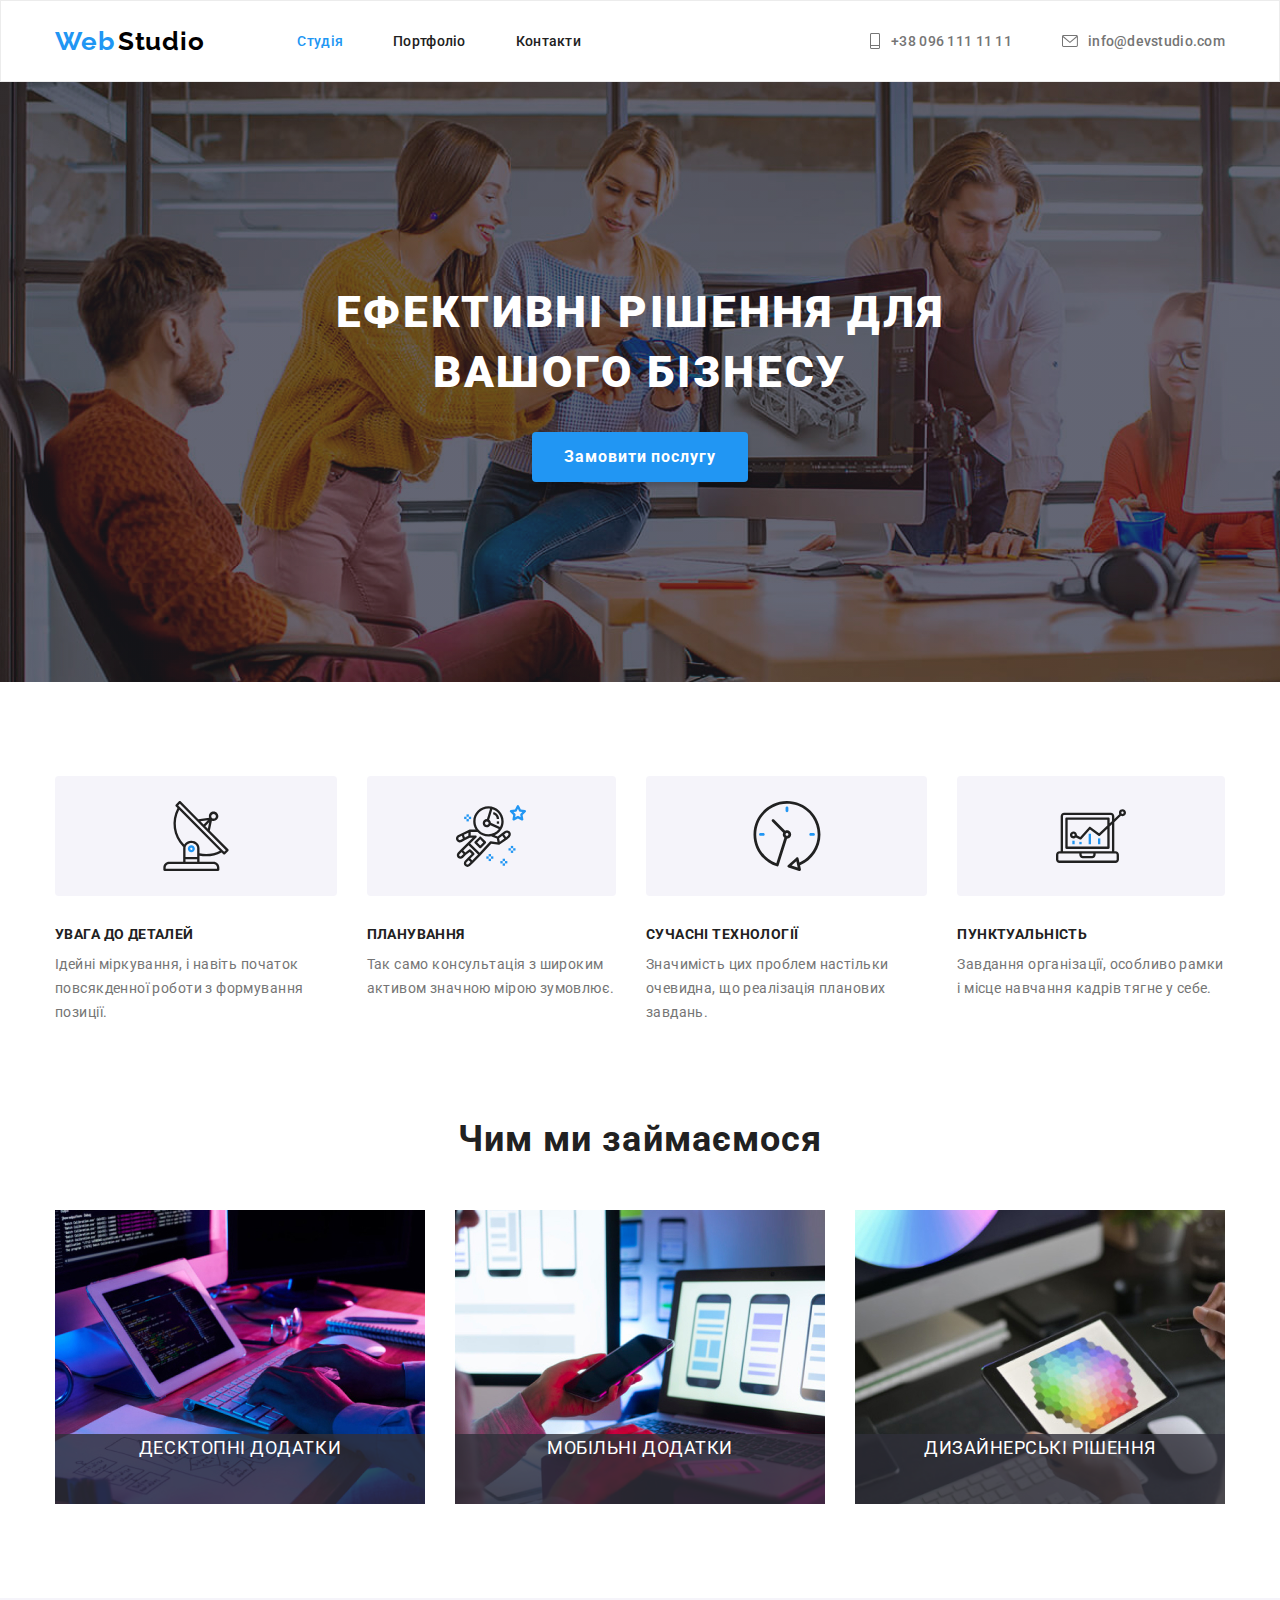
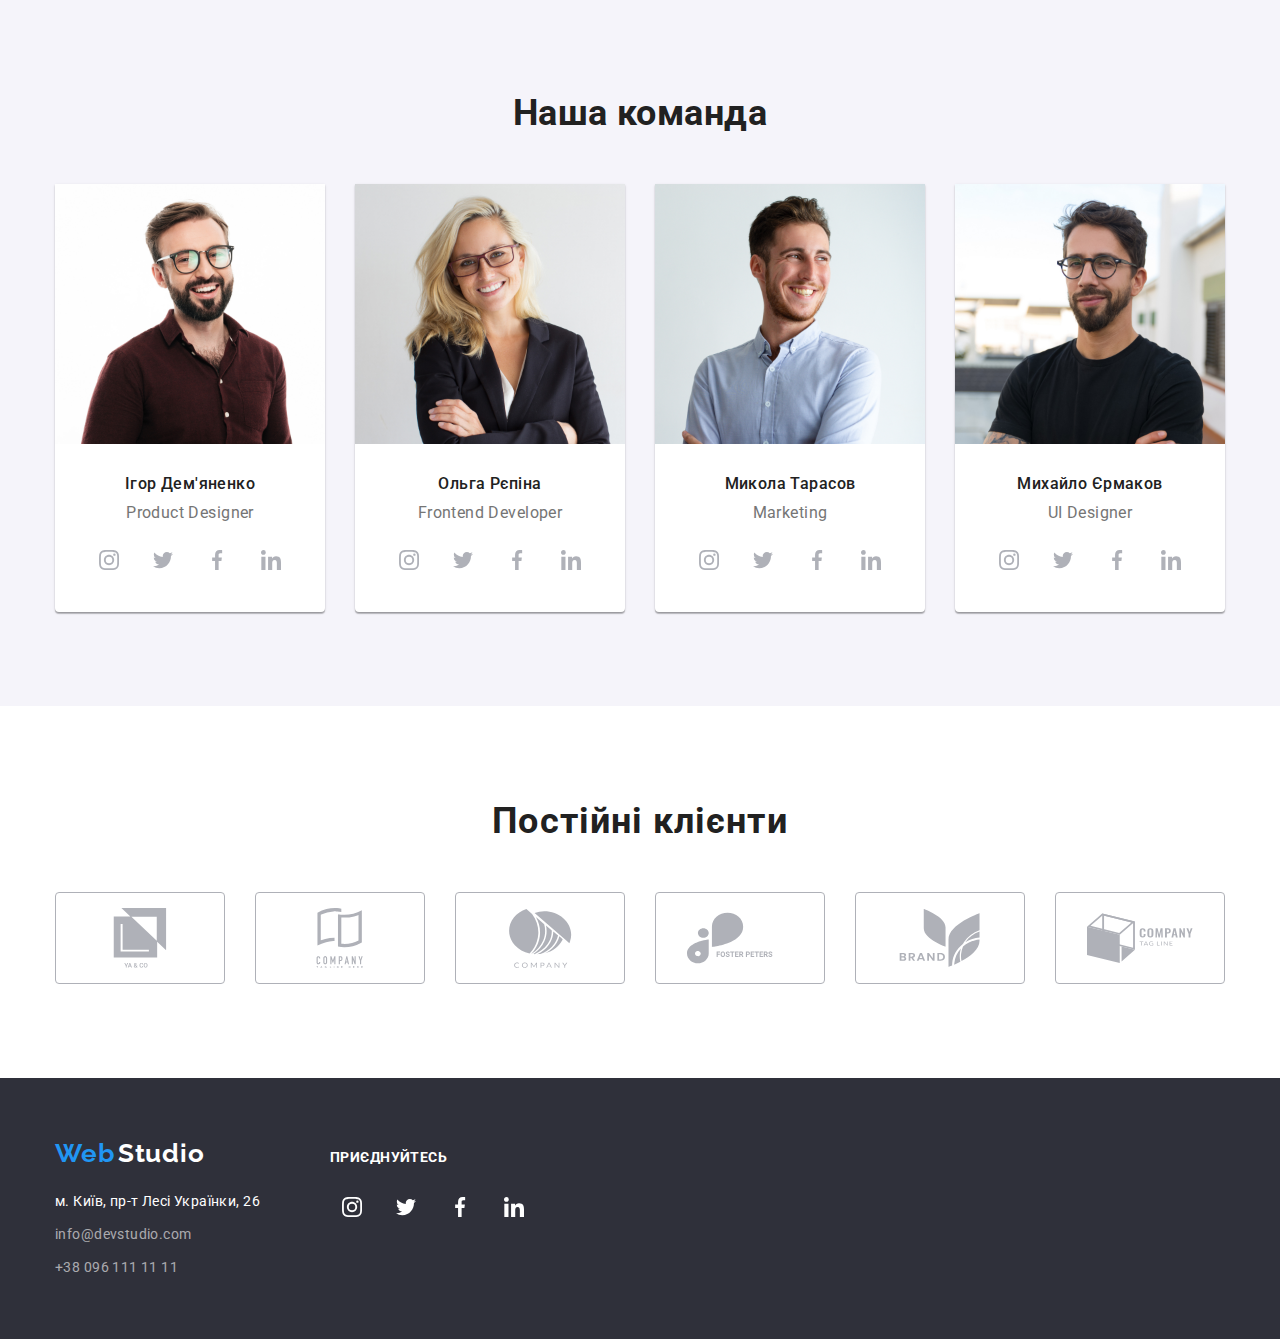
<file: index.html>
<!DOCTYPE html>
<html lang="en">

<head>
  <meta charset="UTF-8" />
  <meta http-equiv="X-UA-Compatible" content="IE=edge" />
  <meta name="viewport" content="width=device-width, initial-scale=1.0" />
  <title>WebStudio</title>
  <link rel="stylesheet" href="https://cdn.jsdelivr.net/npm/modern-normalize@1.1.0/modern-normalize.min.css" />
  <link rel="preconnect" href="https://fonts.googleapis.com" />
  <link rel="preconnect" href="https://fonts.gstatic.com" crossorigin />
  <link
    href="https://fonts.googleapis.com/css2?family=Montserrat:wght@400;700&family=Raleway:wght@700&family=Roboto:wght@400;500;700;900&display=swap"
    rel="stylesheet" />
  <link rel="stylesheet" href="./css/style.css" />
</head>

<body>
  <header>
    <div class="conteiner header-conteiner">
      <nav class="main-nav">
        <a href="/" class="logo link">
          <span class="header-first-part">Web</span>
          <span class="header-last-part">Studio</span>
        </a>
        <ul class="list header-nav">
          <li class="header-nav-item">
            <a href="" class="header-nav-studios link">Студія</a>
          </li>
          <li class="header-nav-item">
            <a href="portfolio.html" class="header-nav-portfolios link">Портфоліо</a>
          </li>
          <li class="header-nav-item"><a href="" class="header-nav-contact link">Контакти</a></li>
        </ul>
      </nav>
      <ul class="list after-nav">
        <li class="header-tel-link link">
          <a class="address-tel" href="tel:+380961111111">
            <svg class="etel">
              <use href="./symbol-defs.svg#icon-Vector"></use>
            </svg>
            +38 096 111 11 11</a>
        </li>
        <li class="header-mail-link link">
          <a class="address-mails" href="mailto:info@devstudio.com">
            <svg class="email">
              <use href="./symbol-defs.svg#icon-envelope"></use>
            </svg>
            info@devstudio.com</a>
        </li>
      </ul>
    </div>
  </header>
  <main>
    <section class="hero">
      <div class="conteiner">
        <h1 class="hero-title">Ефективні рішення для вашого бізнесу</h1>
        <button type="button" data-modal-open class="hero-button">Замовити послугу</button>
      </div>
    </section>
    <section class="abouts">
      <div class="conteiner">
        <h2 class="visually-hidden">Наші переваги</h2>
        <ul class="list about">
          <li class="item">
            <h3 class="about-title list">УВАГА ДО ДЕТАЛЕЙ</h3>
            <p class="about-title-after">
              Ідейні міркування, і навіть початок повсякденної роботи з формування позиції.
            </p>
          </li>
          <li class="item">
            <h3 class="about-title list">ПЛАНУВАННЯ</h3>
            <p class="about-title-after">
              Так само консультація з широким активом значною мірою зумовлює.
            </p>
          </li>
          <li class="item">
            <h3 class="about-title list">СУЧАСНІ ТЕХНОЛОГІЇ</h3>
            <p class="about-title-after">
              Значимість цих проблем настільки очевидна, що реалізація планових завдань.
            </p>
          </li>
          <li class="item">
            <h3 class="about-title list">ПУНКТУАЛЬНІСТЬ</h3>
            <p class="about-title-after">
              Завдання організації, особливо рамки і місце навчання кадрів тягне у себе.
            </p>
          </li>
        </ul>
      </div>
    </section>
    <section class="work">
      <div class="conteiner">
        <h2 class="work-title">Чим ми займаємося</h2>
        <ul class="work list">
          <div class="foto-info">
            <li class="work-item">
              <img src="./img/img1.jpg" alt="galllery1" width="370" height="auto" />
            </li>
            <div class="overlay-box">
              <p class="overlay-text">Десктопні додатки</p>
            </div>
          </div>
          <div class="foto-info">
            <li class="work-item">
              <img src="./img/img2.jpg" alt="galllery2" width="370" height="auto" />
            </li>
            <div class="overlay-box">
              <p class="overlay-text">Мобільні додатки</p>
            </div>
          </div>
          <div class="foto-info">
            <li work-item>
              <img src="./img/img3.jpg" alt="galllery3" width="370" height="auto" />
            </li>
            <div class="overlay-box">
              <p class="overlay-text">Дизайнерські рішення</p>
            </div>
          </div>
        </ul>
      </div>
    </section>
    <section class="our-team">
      <h2 class="komand-title">Наша команда</h2>
      <div class="conteiner">
        <ul class="list our-team-conteiner">
          <li class="li-style">
            <img src="./img/img4.jpg" alt="Ігор Дем'яненко" width="270" height="260" />
            <div class="our-conteiner">
              <h3 class="komand-title-after">Ігор Дем'яненко</h3>
              <p class="komand-after">Product Designer</p>
              <ul class="our-icon list">
                <li>
                  <a href="" class="komand-icon">
                    <svg class="social-icon" width="20" heigth="20">
                      <use href="./symbol-defs.svg#icon-instagram-2"></use>
                    </svg>
                  </a>
                </li>
                <li>
                  <a href="" class="komand-icon">
                    <svg class="social-icon" width="20" heigth="20">
                      <use href="./symbol-defs.svg#icon-twitter-1"></use>
                    </svg>
                  </a>
                </li>
                <li>
                  <a href="" class="komand-icon">
                    <svg class="social-icon" width="20" heigth="20">
                      <use href="./symbol-defs.svg#icon-facebook-1"></use>
                    </svg>
                  </a>
                </li>
                <li>
                  <a href="" class="komand-icon">
                    <svg class="social-icon" width="20" heigth="20">
                      <use href="./symbol-defs.svg#icon-linkedin-1"></use>
                    </svg>
                  </a>
                </li>
              </ul>
            </div>
          </li>

          <li class="li-style">
            <img src="./img/img 5.jpg" alt="Ольга Рєпіна" width="270" height="260" />
            <div class="our-conteiner">
              <h3 class="komand-title-after">Ольга Рєпіна</h3>
              <p class="komand-after">Frontend Developer</p>
              <ul class="our-icon list">
                <li>
                  <a href="" class="komand-icon">
                    <svg class="social-icon">
                      <use href="./symbol-defs.svg#icon-instagram-2"></use>
                    </svg>
                  </a>
                </li>
                <li>
                  <a href="" class="komand-icon">
                    <svg class="social-icon">
                      <use href="./symbol-defs.svg#icon-twitter-1"></use>
                    </svg>
                  </a>
                </li>
                <li>
                  <a href="" class="komand-icon">
                    <svg class="social-icon">
                      <use href="./symbol-defs.svg#icon-facebook-1"></use>
                    </svg>
                  </a>
                </li>
                <li>
                  <a href="" class="komand-icon">
                    <svg class="social-icon">
                      <use href="./symbol-defs.svg#icon-linkedin-1"></use>
                    </svg>
                  </a>
                </li>
              </ul>
            </div>
          </li>
          <li class="li-style">
            <img src="./img/img 6.jpg" alt="Микола Тарасов" width="270" height="260" />
            <div class="our-conteiner">
              <h3 class="komand-title-after">Микола Тарасов</h3>
              <p class="komand-after">Marketing</p>
              <ul class="our-icon list">
                <li>
                  <a href="" class="komand-icon">
                    <svg class="social-icon">
                      <use href="./symbol-defs.svg#icon-instagram-2"></use>
                    </svg>
                  </a>
                </li>
                <li>
                  <a href="" class="komand-icon">
                    <svg class="social-icon">
                      <use href="./symbol-defs.svg#icon-twitter-1"></use>
                    </svg>
                  </a>
                </li>
                <li>
                  <a href="" class="komand-icon">
                    <svg class="social-icon">
                      <use href="./symbol-defs.svg#icon-facebook-1"></use>
                    </svg>
                  </a>
                </li>
                <li>
                  <a href="" class="komand-icon">
                    <svg class="social-icon">
                      <use href="./symbol-defs.svg#icon-linkedin-1"></use>
                    </svg>
                  </a>
                </li>
              </ul>
            </div>
          </li>
          <li class="li-style">
            <img src="./img/img7.jpg" alt="Михайло Єрмаков" width="270" height="260" />
            <div class="our-conteiner">
              <h3 class="komand-title-after">Михайло Єрмаков</h3>
              <p class="komand-after">UI Designer</p>
              <ul class="our-icon list">
                <li>
                  <a href="" class="komand-icon">
                    <svg class="social-icon">
                      <use href="./symbol-defs.svg#icon-instagram-2"></use>
                    </svg>
                  </a>
                </li>
                <li>
                  <a href="" class="komand-icon">
                    <svg class="social-icon">
                      <use href="./symbol-defs.svg#icon-twitter-1"></use>
                    </svg>
                  </a>
                </li>
                <li>
                  <a href="" class="komand-icon">
                    <svg class="social-icon">
                      <use href="./symbol-defs.svg#icon-facebook-1"></use>
                    </svg>
                  </a>
                </li>
                <li>
                  <a href="" class="komand-icon">
                    <svg class="social-icon">
                      <use href="./symbol-defs.svg#icon-linkedin-1"></use>
                    </svg>
                  </a>
                </li>
              </ul>
            </div>
          </li>
        </ul>
      </div>
    </section>
    <section class="section">
      <div class="clients conteiner">
        <h2 class="our-client">Постійні клієнти</h2>
        <ul class="cli-list list">
          <li>
            <a href="" class="cli-link">
              <svg class="cli" width="106" height="60">
                <use href="./symbol-defs.svg#icon-group"></use>
              </svg>
            </a>
          </li>
          <li>
            <a href="" class="cli-link">
              <svg class="cli" width="106" height="60">
                <use href="./symbol-defs.svg#icon-group-1"></use>
              </svg>
            </a>
          </li>
          <li>
            <a href="" class="cli-link">
              <svg class="cli" width="106" height="60">
                <use href="./symbol-defs.svg#icon-group-2"></use>
              </svg>
            </a>
          </li>
          <li>
            <a href="" class="cli-link">
              <svg class="cli " width="106" height="60">
                <use href="./symbol-defs.svg#icon-group-3"></use>
              </svg>
            </a>
          </li>
          <li>
            <a href="" class="cli-link">
              <svg class="cli" width="106" height="60">
                <use href="./symbol-defs.svg#icon-group-4"></use>
              </svg>
            </a>
          </li>
          <li>
            <a href="" class="cli-link">
              <svg class="cli" width="106" height="60">
                <use href="./symbol-defs.svg#icon-group-5"></use>
              </svg>
            </a>
          </li>
        </ul>
      </div>
    </section>
  </main>
  <footer class="footer">
    <div class="conteiner">
      <div>
        <a href="./index.html" class="logo link">
          <span class="header-first-part">Web</span>
          <span class="header-last-parts">Studio</span>
        </a>
        <address>
          <ul class="link list">
            <li class="address-item">
              <a class="address" href="https://goo.gl/maps/7ASM1sJS5dJ5GdoQ7" target="_blank"
                rel="noreferrer noopener">м.
                Київ, пр-т Лесі Українки, 26</a>
            </li>
            <li class="address-item">
              <a class="address-mail link" href="mailto:info@devstudio.com">info@devstudio.com</a>
            </li>
            <li class="address-item">
              <a class="address-mail link" href="tel:+380961111111">+38 096 111 11 11</a>
            </li>
          </ul>
        </address>
      </div>
      <div class="contact">
        <p class="footer-text">приєднуйтесь</p>
        <ul class="foter-our-icon list">
          <li>
            <a href="" class="footer-icon">
              <svg class="instag" width="20" heigth="20">
                <use href="./symbol-defs.svg#icon-instagram-2"></use>
              </svg>
            </a>
          </li>
          <li>
            <a href="" class="footer-icon">
              <svg class="twitter1" width="20" heigth="20">
                <use href="./symbol-defs.svg#icon-twitter-1"></use>
              </svg>
            </a>
          </li>
          <li>
            <a href="" class="footer-icon">
              <svg class="faceb" width="20" heigth="20">
                <use href="./symbol-defs.svg#icon-facebook-1"></use>
              </svg>
            </a>
          </li>
          <li>
            <a href="" class="footer-icon">
              <svg class="linked" width="20" heigth="20">
                <use href="./symbol-defs.svg#icon-linkedin-1"></use>
              </svg>
            </a>
          </li>
        </ul>
      </div>
    </div>
  </footer>
  <div class="backgrop is-hidden" data-modal>
    <div class="modal">
      <button class="close-btn" type="button" data-modal-close>
        <svg class="close-btn-icon" width="18px" height="18px">
          <use href="./symbol-defs.svg#icon-close"></use>
        </svg>
      </button>
    </div>
  </div>
  <script src="./js/modal.js"></script>
</body>

</html>
</file>
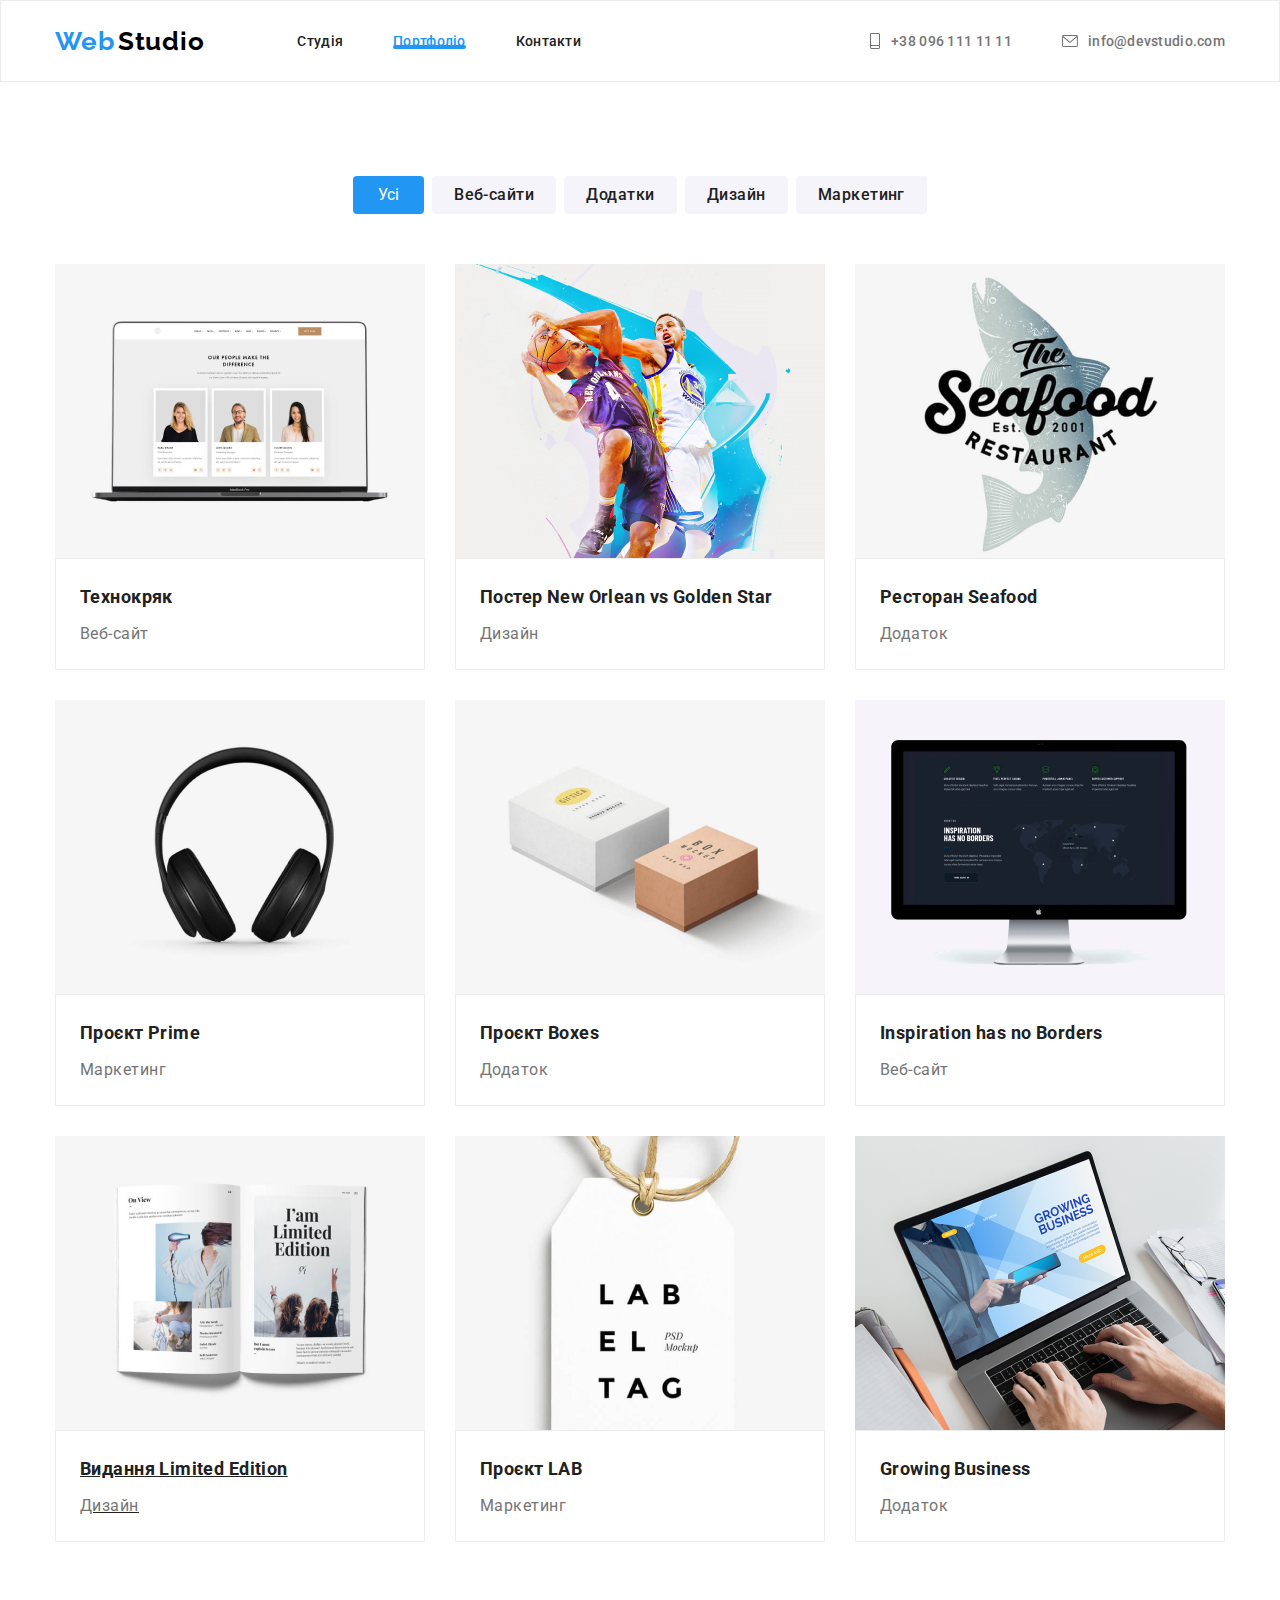
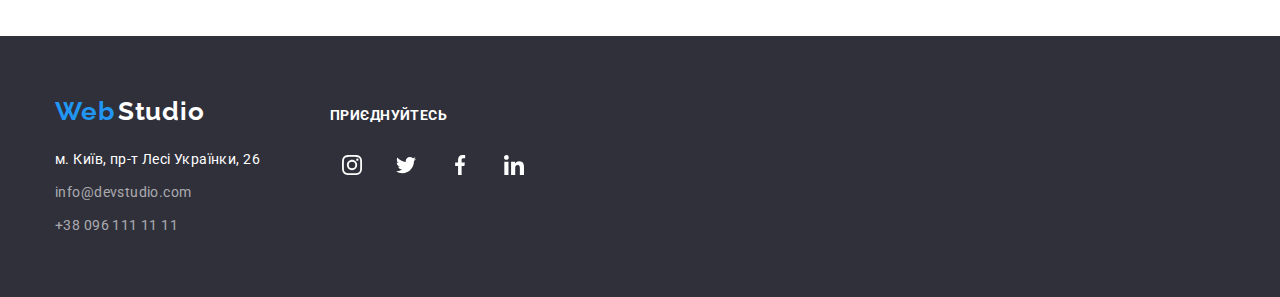
<file: portfolio.html>
<!DOCTYPE html>
<html lang="en">

<head>
    <meta charset="UTF-8">
    <meta http-equiv="X-UA-Compatible" content="IE=edge">
    <meta name="viewport" content="width=device-width, initial-scale=1.0">
    <title>webstudio</title>
    <link rel="stylesheet" href="https://cdn.jsdelivr.net/npm/modern-normalize@1.1.0/modern-normalize.min.css" />
    <link rel="preconnect" href="https://fonts.googleapis.com">
    <link rel="preconnect" href="https://fonts.gstatic.com" crossorigin>
    <link
        href="https://fonts.googleapis.com/css2?family=Montserrat:wght@400;700&family=Raleway:wght@700&family=Roboto:wght@400;500;700;900&display=swap"
        rel="stylesheet">
    <link rel="stylesheet" href="./css/style.css">
</head>

<body>
    <header>
        <div class="conteiner header-conteiner">
            <nav class="main-nav">
                <a href="/" class="logo link">
                    <span class="header-first-part">Web</span>
                    <span class="header-last-part">Studio</span>
                </a>
                <ul class="list header-nav">
                    <li class="header-nav-item"><a href="index.html" class="header-nav-studio link">Студія</a></li>
                    <li class="header-nav-item"><a href="" class="header-nav-portfolio link">Портфоліо</a></li>
                    <li class="header-nav-item"><a href="" class="header-nav-contact link">Контакти</a></li>
                </ul>
            </nav>
            <ul class="list after-nav">
                <li class="header-tel-link link">
                    <a class="address-tel" href="tel:+380961111111">
                        <svg class="etel">
                            <use href="./symbol-defs.svg#icon-Vector"></use>
                        </svg>
                        +38 096 111 11 11</a>
                </li>
                <li class="header-mail-link link">
                    <a class="address-mails" href="mailto:info@devstudio.com">
                        <svg class="email">
                            <use href="./symbol-defs.svg#icon-envelope"></use>
                        </svg>
                        info@devstudio.com</a>
                </li>
        </div>
    </header>
    <main>
        <section>
            <div class="conteiner">
                <h1 class="visually-hidden">texsection</h1>
                <ul class="about-conteiner list">
                    <li class="list"><button type="button" class="main-about-all ">Усі</button></li>
                    <li class="list"><button type="button" class="main-about-line ">Веб-сайти</button></li>
                    <li class="list"><button type="button" class="main-about-line">Додатки</button></li>
                    <li class="list"><button type="button" class="main-about-line">Дизайн</button></li>
                    <li class="list"><button type="button" class="main-about-line">Маркетинг</button></li>
                </ul>
                <ul class="list list-conteiner">
                    <li class="progect-item">
                        <a class="progect-link link" href="">
                            <div class="progect-thumb">
                                <img src="./img/img8.jpg" alt="galery1" width="370">

                                <div class="overlay">
                                    <p class="overlay-text">Ресурс пропонує комплексні пропозиції з різним рівнем
                                        функціоналу та сервісів. Все це дозволить відвідувачу отримати
                                        вичерпні відомості про компанію чи приватну особу.</p>
                                </div>
                            </div>
                            <div class="item-text">
                                <h2 class="list-one">Технокряк</h2>
                                <p class="list-two">Веб-сайт</p>
                            </div>
                        </a>
                    </li>
                    <li class="progect-item">
                        <a class="progect-link link" href="">
                            <img src="./img/img 9.jpg" alt="galery2" width="370">
                            <div class="item-text">
                                <h2 class="list-one">Постер New Orlean vs Golden Star</h2>
                                <p class="list-two">Дизайн</p>
                            </div>
                        </a>
                    </li>
                    <li class="progect-item">
                        <a class="progect-link link" href="">
                            <img src="./img/img10.jpg" alt="galery3" width="370">
                            <div class="item-text">
                                <h2 class="list-one">Ресторан Seafood</h2>
                                <p class="list-two">Додаток</p>
                            </div>
                        </a>
                    </li>
                    <li class="progect-item">
                        <a class="progect-link link" href="">
                            <img src="./img/img11.jpg" alt="galery4" width="370" width="370">
                            <div class="item-text">
                                <h2 class="list-one">Проєкт Prime</h2>
                                <p class="list-two">Маркетинг</p>
                            </div>
                        </a>
                    </li>
                    <li class="progect-item">
                        <a class="progect-link link" href="">
                            <img src="./img/img12.jpg" alt="galery5" width="370">
                            <div class="item-text">
                                <h2 class="list-one">Проєкт Boxes</h2>
                                <p class="list-two">Додаток</p>
                            </div>
                        </a>
                    </li>
                    <li class="progect-item">
                        <a class="progect-link link" href="">
                            <img src="./img/img13.jpg" alt="galery6" width="370">
                            <div class="item-text">
                                <h2 class="list-one">Inspiration has no Borders</h2>
                                <p class="list-two">Веб-сайт</p>
                            </div>
                        </a>
                    </li>
                    <li class="progect-item">
                        <a class="progect-link" href="">
                            <img src="./img/img14.jpg" alt="galery7" width="370">
                            <div class="item-text">
                                <h2 class="list-one">Видання Limited Edition</h2>
                                <p class="list-two">Дизайн</p>
                            </div>
                        </a>
                    </li>
                    <li class="progect-item">
                        <a class="progect-link link" href="">
                            <img src="./img/img15.jpg" alt="galery8 width=" 370"">
                            <div class="item-text">
                                <h2 class="list-one">Проєкт LAB</h2>
                                <p class="list-two">Маркетинг</p>
                            </div>
                        </a>
                    </li>
                    <li class="progect-item">
                        <a class="progect-link link" href="">
                            <img src="./img/img16.png" alt="galery9" width="370">
                            <div class="item-text">
                                <h2 class="list-one">Growing Business</h2>
                                <p class="list-two">Додаток</p>
                            </div>
                        </a>
                    </li>
                </ul>
            </div>
        </section>
    </main>
    <footer class="footer">
        <div class="conteiner">
            <div>
                <a href="./index.html" class="logo link">
                    <span class="header-first-part">Web</span>
                    <span class="header-last-parts">Studio</span>
                </a>
                <address>
                    <ul class="link list">
                        <li class="address-item link"><a class="address" href="https://goo.gl/maps/7ASM1sJS5dJ5GdoQ7"
                                target="_blank" rel="noreferrer noopener">м.
                                Київ, пр-т Лесі Українки, 26</a></li>
                        <li class="address-item "><a class="address-mail link"
                                href="mailto:info@devstudio.com">info@devstudio.com</a></li>
                        <li class="address-item"><a class="address-mail link " href="tel:+380961111111">+38 096 111 11
                                11</a>
                        </li>
                    </ul>
                </address>
            </div>
            <div class="contact">
                <p class="footer-text">приєднуйтесь</p>
                <ul class="foter-our-icon list">
                    <li>
                        <a href="" class="footer-icon">
                            <svg class="instag" width="20" heigth="20">
                                <use href="./symbol-defs.svg#icon-instagram-2"></use>
                            </svg>
                        </a>
                    </li>
                    <li>
                        <a href="" class="footer-icon">
                            <svg class="twitter1" width="20" heigth="20">
                                <use href="./symbol-defs.svg#icon-twitter-1"></use>
                            </svg>
                        </a>
                    </li>
                    <li>
                        <a href="" class="footer-icon">
                            <svg class="faceb" width="20" heigth="20">
                                <use href="./symbol-defs.svg#icon-facebook-1"></use>
                            </svg>
                        </a>
                    </li>
                    <li>
                        <a href="" class="footer-icon">
                            <svg class="linked" width="20" heigth="20">
                                <use href="./symbol-defs.svg#icon-linkedin-1"></use>
                            </svg>
                        </a>
                    </li>
                </ul>
            </div>
        </div>
    </footer>
</body>

</html>
</body>

</html>
</file>
<file: css/style.css>
/*general stales*/
:root {
  --main-text-color: #212121;
  --secondary-text-color: #ffffff;
  --main-fond: 'Roboto', sans-serif;
  --accent-color: #2196f3;
  --background-color: #ffffff;
  --background-color: #2f303a;
}
body {
  font-family: var(--main-fond);
  background-color: var(--secondary-text-color);
  font-size: 14px;
  letter-spacing: 0.03em;
  color: var(--main-text-color);
}
html {
  box-sizing: border-box;
}

*,
*::before,
*::after {
  box-sizing: inherit;
}
h1,
h2,
h3,
h4,
h5,
h6,
p {
  margin: 0;
}
img {
  display: block;
  max-width: 100%;
  height: auto;
}
address {
  font-style: normal;
}
button {
  display: block;
  cursor: pointer;
  border: none;
  border-radius: 4px;
}
section {
  padding-top: 94px;
  padding-bottom: 94px;
}
.conteiner {
  width: 1200px;
  margin: 0 auto;
  padding: 0 15px;
}
.list {
  list-style: none;
  padding-left: 0;
  margin: 0;
}
.link {
  text-decoration: none;
}
/*header*/

.main-nav {
  display: flex;
  align-items: center;
}
.after-nav {
  display: flex;
  gap: 50px;
  margin-left: auto;
  align-items: center;
}
.header-nav {
  display: flex;
  align-items: center;
  margin-left: 93px;
}

.header-nav-item:not(:last-child) {
  margin-right: 50px;
}

.header-first-part {
  color: #2196f3;
  font-family: 'Raleway';
  font-style: normal;
  font-weight: 700;
  font-size: 26px;
  line-height: calc(31 / 26);
  letter-spacing: 0.03em;
}
.header-last-part {
  font-family: 'Raleway';
  font-style: normal;
  font-weight: 700;
  font-size: 26px;
  line-height: 31px;
  letter-spacing: 0.03em;
  color: #000000;
}

.header-nav-studios,
.header-mail-link {
  position: relative;
  font-weight: 500;
  font-size: 14px;
  line-height: calc(16 / 14);
  letter-spacing: 0.02em;
  color: #2196f3;
  padding: 32px 0;
}

.header-nav-studios:hover {
  color: #2196f3;
}
.header-nav-studios::after {
  content: '';
  display: block;
  position: absolute;
  bottom: 0;
  width: 100%;
  height: 4px;
  background: #2196f3;
  border-radius: 2px;
  opacity: 0;
  transition-property: color;
  transition-duration: 250ms;
  transition-timing-function: cubic-bezier(0.4, 0, 0.2, 1);
}
.header-nav-studios:hover::after {
  opacity: 1;
}
.header-nav-portfolios {
  font-weight: 500;
  font-size: 14px;
  line-height: calc(16 / 14);
  letter-spacing: 0.02em;
  color: #212121;
}
.header-nav-portfolios,
.header-nav-contact {
  font-weight: 500;
  font-size: 14px;
  line-height: calc(16 / 14);
  letter-spacing: 0.02em;
  color: #212121;
  transition-property: color;
  transition-duration: 250ms;
  transition-timing-function: cubic-bezier(0.4, 0, 0.2, 1);
}
.header-nav-portfolios:hover,
.header-nav-contact:hover {
  color: #2196f3;
}
.address-tel {
  font-weight: 500;
  font-size: 14px;
  line-height: calc(16 / 14);
  letter-spacing: 0.02em;
  text-decoration: none;
  color: #757575;
  display: flex;
  align-items: center;
  transition-property: color;
  transition-duration: 250ms;
  transition-timing-function: cubic-bezier(0.4, 0, 0.2, 1);
}

.address-tel:hover {
  color: #2196f3;
  transition-property: color;
  transition-duration: 250ms;
  transition-timing-function: cubic-bezier(0.4, 0, 0.2, 1);
}
.address-mails {
  text-decoration: none;
  font-family: 'Roboto';
  font-weight: 500;
  font-size: 14px;
  line-height: 16px;
  letter-spacing: 0.02em;
  color: #2196f3;
  display: flex;
  align-items: center;
  transition-property: color;
  transition-duration: 250ms;
  transition-timing-function: cubic-bezier(0.4, 0, 0.2, 1);
}

.address-mails:hover {
  color: #2196f3;
  transition-property: color;
  transition-duration: 250ms;
  transition-timing-function: cubic-bezier(0.4, 0, 0.2, 1);
}
.etel {
  width: 12px;
  height: 16px;
  align-items: center;
  fill: currentColor;
  margin-right: 10px;
}
.email {
  width: 16px;
  height: 12px;
  margin-right: 10px;
  align-items: center;
  fill: currentColor;
}
/*hero*/
.hero {
  background-color: #2f303a;
  padding: 200px 0;
  background-image: linear-gradient(rgba(47, 48, 58, 0.4), rgba(47, 48, 58, 0.4)),
    url(../img/Img17.jpg);
  background-repeat: no-repeat;
  background-size: cover;
  max-width: 1600px;
  height: 600px;
  margin: 0 auto;
}

.hero-title {
  font-family: 'Roboto';
  font-style: normal;
  font-weight: 900;
  font-size: 44px;
  line-height: calc(60 / 44);
  text-align: center;
  letter-spacing: 0.06em;
  text-transform: uppercase;
  color: #ffffff;
  width: 696px;
  margin: 0 auto;
}
.hero-button {
  font-family: 'Roboto';
  font-style: normal;
  background: #2196f3;
  box-shadow: 0px 4px 4px rgba(0, 0, 0, 0.15);
  font-weight: 700;
  font-size: 16px;
  line-height: calc(30 / 16);
  color: #ffffff;
  cursor: pointer;
  letter-spacing: 0.06em;
  margin: 0 auto;
  margin-top: 30px;
  padding: 10px 32px;
}
/*about*/
.visually-hidden {
  position: absolute;
  width: 1px;
  height: 1px;
  margin: -1px;
  border: 0;
  padding: 0;
  white-space: nowrap;
  clip-path: inset(100%);
  clip: rect(0 0 0 0);
  overflow: hidden;
}
.about {
  display: flex;
  gap: 30px;
}
.item::before {
  display: block;
  content: '';
  height: 120px;
  background-repeat: no-repeat;
  background-position: center;
  background-color: #f5f4fa;
  border-radius: 4px;
  margin-bottom: 30px;
}
.item:nth-child(1)::before {
  background-image: url(../icon/antenna.svg);
}
.item:nth-child(2)::before {
  background-image: url(../icon/astronaut.svg);
}
.item:nth-child(3)::before {
  background-image: url(../icon/clock.svg);
}
.item:nth-child(4)::before {
  background-image: url(../icon/diagram.svg);
}
.about-title list {
  margin-bottom: 10px;
}

.about-title {
  font-weight: 700;
  font-size: 14px;
  line-height: calc(16 / 14);
  color: #212121;
  margin-bottom: 10px;
}
.about-title-after {
  font-weight: 400;
  font-size: 14px;
  line-height: calc(24 / 14);
  color: #757575;
}
/*work n*/
.work {
  padding-top: 0;
}
.work .list {
  display: flex;
}
.foto-info {
  position: relative;
}
.overlay-box {
  position: absolute;
  bottom: 0;
  left: 0;
  background: rgba(47, 48, 58, 0.8);
  width: 370px;
  height: 70px;
}
.overlay-text {
  font-weight: 700;
  font-size: 14px;
  line-height: calc(16px / 14px);
  text-align: center;
  margin-bottom: 27px;
  letter-spacing: 0.03em;
  text-transform: uppercase;
  color: #ffffff;
}
.work-title {
  font-family: 'Roboto';
  font-style: normal;
  font-weight: 700;
  font-size: 36px;
  line-height: 42px;
  text-align: center;
  letter-spacing: 0.03em;
  color: #212121;
  margin-bottom: 50px;
}
.work-item {
  margin-right: 30px;
}
/*наша команда*/
.our-team {
  background-color: #f5f4fa;
}
.li-style {
  background: #ffffff;
  box-shadow: 0px 1px 3px rgba(0, 0, 0, 0.12), 0px 1px 1px rgba(0, 0, 0, 0.14),
    0px 2px 1px rgba(0, 0, 0, 0.2);
  border-radius: 0px 0px 4px 4px;
  background-image: url();
}

.komand-title {
  text-align: center;
  margin-bottom: 50px;
}
.komand-title {
  font-family: 'Roboto';
  font-style: normal;
  font-weight: 700;
  font-size: 36px;
  line-height: 42px;
  color: #212121;
}
.our-team-conteiner {
  display: flex;
  gap: 30px;
}
.our-conteiner {
  text-align: center;
  padding: 30px 0;
}
.komand-title-after {
  margin-bottom: 10px;
}
.komand-title-after {
  margin-right: auto;
  margin-left: auto;
  font-weight: 500;
  font-size: 16px;
  line-height: calc(19 / 16);
  color: #212121;
}
.komand-after {
  font-weight: 400;
  font-size: 16px;
  line-height: calc(19 / 16);
  color: #757575;
}
.our-icon {
  display: flex;
  align-items: center;
  justify-content: center;
  gap: 10px;
  margin-top: 16px;
}
.komand-icon {
  display: flex;
  align-items: center;
  justify-content: center;
  width: 44px;
  height: 44px;
  color: #afb1b8;
  border-radius: 50%;
}
.komand-icon:hover,
.komand-icon:focus {
  background-color: var(--accent-color);
  color: var(--secondary-text-color);
}

.social-icon {
  width: 20px;
  height: 20px;
  fill: currentColor;
}
.our-client {
  font-family: 'Roboto';
  font-style: normal;
  font-weight: 700;
  font-size: 36px;
  line-height: 42px;
  text-align: center;
  letter-spacing: 0.03em;
  color: #212121;
  margin-bottom: 50px;
}
.cli-link {
  display: flex;
  align-items: center;
  justify-content: center;
  width: 170px;
  height: 92px;
  border: 1px solid currentColor;
  border-radius: 4px;
  color: #afb1b8;
}

.cli-link:hover,
.cli-link:focus {
  color: var(--accent-color);
}

.cli-list {
  display: flex;
  gap: 30px;
  fill: currentColor;
}
.cli {
  fill: currentColor;
}
/*footer*/
.footer {
  background: #2f303a;
  padding: 60px 0;
}
.footer .conteiner {
  display: flex;
  align-items: baseline;
}
.header-conteiner {
  display: flex;
  gap: 50px;
  align-items: center;
}
.link {
  text-decoration: none;
}

.logo link {
  padding-top: 60px;
  padding-bottom: 20px;
  color: #2196f3;
  font-family: 'Raleway';
  font-style: normal;
  font-weight: 700;
  font-size: 26px;
  line-height: calc(31 / 26);
  letter-spacing: 0.03em;
}
.header-last-parts {
  color: #ffffff;
}
address {
  margin-top: 20px;
}
.address {
  text-decoration: none;
  font-family: 'Roboto';
  font-style: normal;
  font-weight: 400;
  font-size: 14px;
  line-height: 24px;
  letter-spacing: 0.03em;
  color: #ffffff;
  transition-property: color;
  transition-duration: 250ms;
  transition-timing-function: cubic-bezier(0.4, 0, 0.2, 1);
}
.address-item:not(:last-child) {
  margin-bottom: 9px;
}
.address:hover {
  color: #2196f3;
}

.address-mail {
  font-family: 'Roboto';
  font-style: normal;
  font-weight: 400;
  font-size: 14px;
  line-height: 24px;
  letter-spacing: 0.03em;
  color: rgba(255, 255, 255, 0.6);
}
.address-mail:hover {
  color: #2196f3;
}
.contact {
  margin-left: 70px;
}
.footer-text {
  font-weight: 700;
  line-height: 16px;
  text-transform: uppercase;
  color: #ffffff;
  margin-bottom: 20px;
}
.foter-our-icon {
  display: flex;
  align-items: center;
  justify-content: center;
  gap: 10px;
}

.footer-icon {
  display: flex;
  align-items: center;
  justify-content: center;
  width: 44px;
  height: 44px;
  color: #ffffff;
  border-radius: 50%;
  transition-property: color;
  transition-duration: 250ms;
  transition-timing-function: cubic-bezier(0.4, 0, 0.2, 1);
}
.instag,
.twitter1,
.faceb,
.linked {
  width: 20px;
  height: 20px;
  fill: currentColor;
  transition-property: color;
  transition-duration: 250ms;
  transition-timing-function: cubic-bezier(0.4, 0, 0.2, 1);
}
.footer-icon:hover,
.footer-icon:focus {
  background-color: var(--accent-color);
}
/* modal window*/

.backgrop {
  position: fixed;
  top: 0;
  left: 0;

  width: 100%;
  height: 100%;

  background: rgba(0, 0, 0, 0.2);
  opacity: 1;
  visibility: visible;
  pointer-events: initial;
  transition: opacity 250ms linear, visibility 250ms linear;
}
.modal {
  position: absolute;
  top: 50%;
  left: 30%;
  transform: translate(-50% -50%);
  background: #ffffff;
  box-shadow: 0px 1px 3px rgba(0, 0, 0, 0.12), 0px 1px 1px rgba(0, 0, 0, 0.14),
    0px 2px 1px rgba(0, 0, 0, 0.2);
  border-radius: 4px;

  width: 528px;
  height: 581px;
}
.close-btn {
  position: absolute;
  top: 8px;
  right: 8px;

  display: flex;
  align-items: center;
  justify-content: center;

  width: 30px;
  height: 30px;
  padding: 0;
  cursor: pointer;
  background: transparent;
  border-radius: 50%;
  border: 1px solid rgba(0, 0, 0, 0.1);
}
.backgrop.is-hidden {
  opacity: 0;
  visibility: hidden;
  pointer-events: none;
}
/*page2*/
header {
  border: 1px solid #ececec;
}
.header-first-part {
  color: #2196f3;
  font-family: 'Raleway';
  font-style: normal;
  font-weight: 700;
  font-size: 26px;
  line-height: calc(31 / 26);
  letter-spacing: 0.03em;
}

.header-last-part {
  font-family: 'Raleway';
  font-style: normal;
  font-weight: 700;
  font-size: 26px;
  line-height: 31px;
  letter-spacing: 0.03em;
  color: #000000;
}

.header-nav-studio,
.header-mail-link {
  font-weight: 500;
  font-size: 14px;
  line-height: calc(16 / 14);
  letter-spacing: 0.02em;
  color: #212121;
  transition-property: color;
  transition-duration: 250ms;
  transition-timing-function: cubic-bezier(0.4, 0, 0.2, 1);
}

.header-nav-studio:hover {
  color: #2196f3;
}

.header-nav-portfolio {
  font-weight: 500;
  font-size: 14px;
  line-height: calc(16 / 14);
  letter-spacing: 0.02em;
  color: #2196f3;
}

.header-nav-portfolio,
.header-nav-contact {
  position: relative;
  font-weight: 500;
  font-size: 14px;
  line-height: calc(16 / 14);
  letter-spacing: 0.02em;
  color: var(--#212121);
}
.header-nav-portfolio::after {
  content: '';
  display: block;
  position: absolute;
  bottom: 0;
  width: 100%;
  height: 4px;
  background: #2196f3;
  border-radius: 2px;

  transition-property: color;
  transition-duration: 250ms;
  transition-timing-function: cubic-bezier(0.4, 0, 0.2, 1);
}

.header-nav-portfolio:hover,
.header-nav-contact:hover {
  color: #2196f3;
}
.address-mails {
  font-family: 'Roboto';
  font-weight: 500;
  font-size: 14px;
  line-height: 16px;
  letter-spacing: 0.02em;
  color: #757575;
}
.progect-thumb {
  position: relative;
  overflow: hidden;
}
.overlay {
  position: absolute;
  top: 0;
  left: 0;
  transform: translateY(100%);
  display: flex;
  align-items: center;
  width: 100%;
  height: 101%;

  background: rgba(33, 150, 243, 0.9);
  transition: transform 250ms;
}
.overlay-text {
  font-weight: 400;
  font-size: 18px;
  line-height: 28px;
  letter-spacing: 0.03em;
  color: #ffffff;
  padding-left: 24px;
  padding-right: 24px;
}
.progect-link:hover .overlay {
  transform: translateY(0%);
}

.about-conteiner {
  display: flex;
  margin-bottom: 50px;
  justify-content: center;
  gap: 8px;
}
.main-about-line {
  padding: 6px 22px;
}
.main-about-all {
  padding: 6px 25px;
}

.main-about-all:hover {
  box-shadow: 0px 3px 1px rgba(0, 0, 0, 0.1), 0px 1px 2px rgba(0, 0, 0, 0.08),
    0px 2px 2px rgba(0, 0, 0, 0.12);
}
.main-about-all {
  background-color: #2196f3;
  color: #ffffff;
  font-family: 'Roboto';
  font-style: Medium;
  font-size: 16px;
  line-height: calc(26 / 16);
}
.list-conteiner {
  display: flex;
  flex-wrap: wrap;
  gap: 30px;
}
.item-text {
  padding: 20px 24px;
  border: 1px solid #ececec;
}
.list-one {
  margin-bottom: 4px;
}
.progect-item {
  flex-basis: calc((100% - 2 * 30) / 3);
}
.main-about-line {
  font-family: 'Roboto';
  font-weight: 500;
  font-size: 16px;
  line-height: calc(26 / 16);
  text-align: center;
  letter-spacing: 0.03em;
  color: #212121;
  cursor: pointer;
  background-color: #f5f4fa;
  justify-content: center;
  transition-property: color;
  transition-duration: 250ms;
  transition-timing-function: cubic-bezier(0.4, 0, 0.2, 1);
}
.main-about-line:hover,
.main-about-line:focus {
  background-color: #2196f3;
  color: #ffffff;
  box-shadow: 0px 3px 1px rgba(0, 0, 0, 0.1), 0px 1px 2px rgba(0, 0, 0, 0.08),
    0px 2px 2px rgba(0, 0, 0, 0.12);
}
.progect-link {
  display: block;
  color: inherit;
}
.progect-link:hover,
.progect-link:focus {
  box-shadow: 7px 8px 4px rgba(0, 0, 0, 0.12), 0px 4px 4px rgba(0, 0, 0, 0.06),
    1px 4px 6px rgba(0, 0, 0, 0.16);
}
.progect-item {
  width: 370px;
  flex-basis: ((100% - 30 * 2) / 3);
}
.list-one {
  font-weight: 700;
  font-size: 18px;
  line-height: calc(36 / 18);
  align-items: center;
}
.list-two {
  font-family: 'Roboto';
  font-style: normal;
  font-weight: 400;
  font-size: 16px;
  line-height: 30px;
  letter-spacing: 0.03em;
  color: #757575;
}

.header-last-parts {
  font-family: 'Raleway';
  font-style: normal;
  font-weight: 700;
  font-size: 26px;
  line-height: 31px;
  letter-spacing: 0.03em;
  color: #ffffff;
}
.address {
  text-decoration: none;
  font-family: 'Roboto';
  font-style: normal;
  font-weight: 400;
  font-size: 14px;
  line-height: 24px;
  letter-spacing: 0.03em;
  color: #ffffff;
}
</file>
